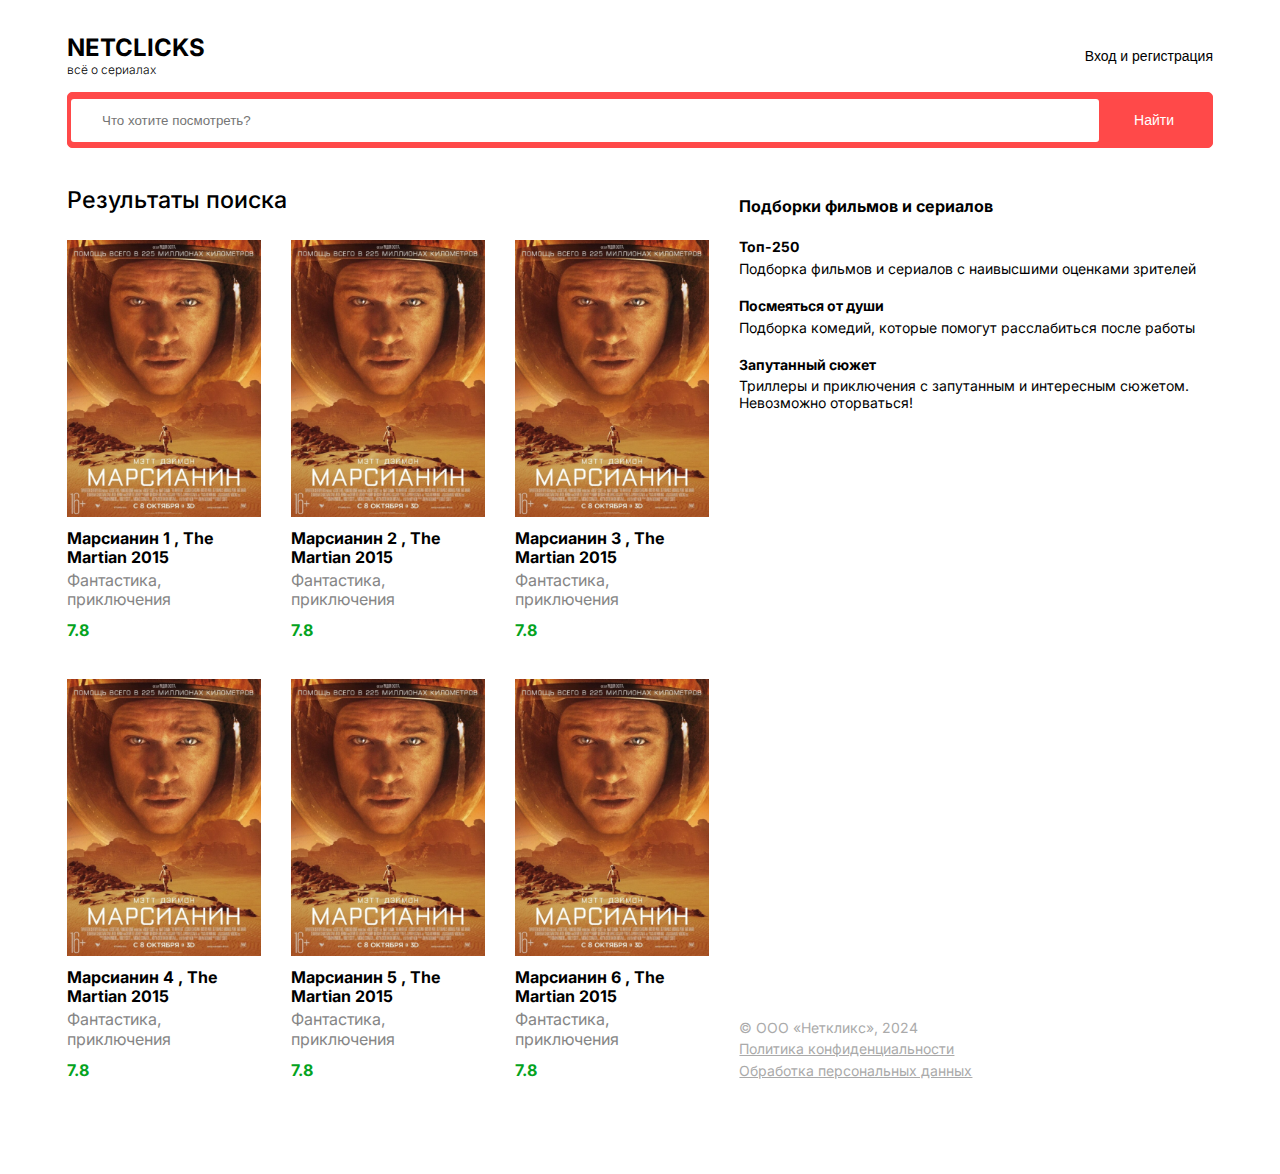
<file: index.html>
<!DOCTYPE html>
<html lang="ru">
  <head>
    <meta charset="UTF-8" />
    <meta name="viewport" content="width=device-width, initial-scale=1.0" />
    <title>Netclicks</title>
    
    <link rel="apple-touch-icon" sizes="180x180" href="./images/favicon/apple-touch-icon.png" />
    <link rel="icon" type="image/png" sizes="32x32" href="./images/favicon/favicon-32x32.png" />
    <link rel="icon" type="image/png" sizes="16x16" href="./images/favicon/favicon-16x16.png" />
    <link rel="manifest" href="./images/favicon/site.webmanifest" />

    <link href="./css/style.css" rel="stylesheet" />
    <script src="./js/index.js" defer></script>
  </head>
  <body>
    <header class="header">
      <div class="container header__container">
        <a class="header__logo" href="/index.html">
          NETCLICKS
          <span class="header__logo-text">всё о сериалах</span>
        </a>
        <button class="header__btn">
          <span class="header__btn-text">Вход и регистрация</span>
          <img
            class="header__btn_mobile"
            src="./images/burger.svg"
            alt="кнопка меню"
            aria-label="кнопка мобильного меню"
          />
        </button>
      </div>
    </header>

    <main>
      <h1 class="hidden">Тренировочный сайт</h1>
      <section class="search">
        <div class="container">
          <div class="search__content">
            <h2 class="hidden">Поиск по сайту</h2>
            <input
              class="search__input"
              id="search-input"
              type="text"
              placeholder="Что хотите посмотреть?"
            />
            <button class="search__btn" id="search-btn">
              <span class="search__btn-text">Найти</span>
              <img
                class="search__btn_mobile"
                src="./images/search.svg"
                alt="кнопка поиска"
                aria-label="кнопка поиска"
              />
            </button>
          </div>
        </div>
      </section>

      <section class="content">
        <div class="container">
          <div class="content-wrap">
            <div class="content__itog-search">
              <h2 class="content__title">Результаты поиска</h2>

              <div class="content__selection-list">
                <!-- card -->
                <article class="content__selection card">
                  <a class="card__link" href="./pages/film.html">
                    <div class="card__img">
                      <img
                        class="card-img"
                        src="./images/img-film.png"
                        srcset="./images/img-film@2x.png 2x"
                        alt="баннер фильма"
                        aria-label="баннер фильма"
                      />
                    </div>

                    <div class="card__desc">
                      <h3 class="card__title">
                        <span class="card__title_bold">Марсианин</span>
                        <span>, The Martian 2015</span>
                      </h3>
                      <p class="card__category">Фантастика, приключения</p>
                      <p class="card__rating">7.8</p>
                    </div>
                  </a>
                </article>
                <!-- duble -->
                <article class="content__selection card">
                  <a class="card__link" href="./pages/film.html">
                    <div class="card__img">
                      <img
                        class="card-img"
                        src="./images/img-film.png"
                        srcset="./images/img-film@2x.png 2x"
                        alt="баннер фильма"
                        aria-label="баннер фильма"
                      />
                    </div>

                    <div class="card__desc">
                      <h3 class="card__title">
                        <span class="card__title_bold">Марсианин</span>, The
                        Martian 2015
                      </h3>
                      <p class="card__category">Фантастика, приключения</p>
                      <p class="card__top">7.8</p>
                    </div>
                  </a>
                </article>

                <article class="content__selection card">
                  <a class="card__link" href="./pages/film.html">
                    <div class="card__img">
                      <img
                        class="card-img"
                        src="./images/img-film.png"
                        srcset="./images/img-film@2x.png 2x"
                        alt="баннер фильма"
                        aria-label="баннер фильма"
                      />
                    </div>

                    <div class="card__desc">
                      <h3 class="card__title">
                        <span class="card__title_bold">Марсианин</span>, The
                        Martian 2015
                      </h3>
                      <p class="card__category">Фантастика, приключения</p>
                      <p class="card__top">7.8</p>
                    </div>
                  </a>
                </article>

                <article class="content__selection card">
                  <a class="card__link" href="./pages/film.html">
                    <div class="card__img">
                      <img
                        class="card-img"
                        src="./images/img-film.png"
                        srcset="./images/img-film@2x.png 2x"
                        alt="баннер фильма"
                        aria-label="баннер фильма"
                      />
                    </div>

                    <div class="card__desc">
                      <h3 class="card__title">
                        <span class="card__title_bold">Марсианин</span>, The
                        Martian 2015
                      </h3>
                      <p class="card__category">Фантастика, приключения</p>
                      <p class="card__top">7.8</p>
                    </div>
                  </a>
                </article>

                <article class="content__selection card">
                  <a class="card__link" href="./pages/film.html">
                    <div class="card__img">
                      <img
                        class="card-img"
                        src="./images/img-film.png"
                        srcset="./images/img-film@2x.png 2x"
                        alt="баннер фильма"
                        aria-label="баннер фильма"
                      />
                    </div>

                    <div class="card__desc">
                      <h3 class="card__title">
                        <span class="card__title_bold">Марсианин</span>, The
                        Martian 2015
                      </h3>
                      <p class="card__category">Фантастика, приключения</p>
                      <p class="card__top">7.8</p>
                    </div>
                  </a>
                </article>

                <article class="content__selection card">
                  <a class="card__link" href="./pages/film.html">
                    <div class="card__img">
                      <img
                        class="card-img"
                        src="./images/img-film.png"
                        srcset="./images/img-film@2x.png 2x"
                        alt="баннер фильма"
                        aria-label="баннер фильма"
                      />
                    </div>

                    <div class="card__desc">
                      <h3 class="card__title">
                        <span class="card__title_bold">Марсианин</span>, The
                        Martian 2015
                      </h3>
                      <p class="card__category">Фантастика, приключения</p>
                      <p class="card__top">7.8</p>
                    </div>
                  </a>
                </article>

                <article class="content__selection card">
                  <a class="card__link" href="./pages/film.html">
                    <div class="card__img">
                      <img
                        class="card-img"
                        src="./images/img-film.png"
                        srcset="./images/img-film@2x.png 2x"
                        alt="баннер фильма"
                        aria-label="баннер фильма"
                      />
                    </div>

                    <div class="card__desc">
                      <h3 class="card__title">
                        <span class="card__title_bold">Марсианин</span>, The
                        Martian 2015
                      </h3>
                      <p class="card__category">Фантастика, приключения</p>
                      <p class="card__top">7.8</p>
                    </div>
                  </a>
                </article>
              </div>
            </div>

            <div class="content__side">
              <div class="content__set">
                <h2 class="content__set-title">Подборки фильмов и сериалов</h2>

                <div class="content__set-list">
                  <a class="content__set-item" href="#">
                    <h3 class="content__set-category">Топ-250</h3>
                    <p class="content__set-desc">
                      Подборка фильмов и&nbsp;сериалов с&nbsp;наивысшими
                      оценками зрителей
                    </p>
                  </a>

                  <a class="content__set-item" href="#">
                    <h3 class="content__set-category">
                      Посмеяться от&nbsp;души
                    </h3>
                    <p class="content__set-desc">
                      Подборка комедий, которые помогут расслабиться
                      после&nbsp;работы
                    </p>
                  </a>

                  <a class="content__set-item" href="#">
                    <h3 class="content__set-category">Запутанный сюжет</h3>
                    <p class="content__set-desc">
                      Триллеры и&nbsp;приключения с&nbsp;запутанным
                      и&nbsp;интересным сюжетом. Невозможно оторваться!
                    </p>
                  </a>
                </div>
              </div>

              <div class="content__footer">
                <p class="content__footer-copiright">© ООО «Неткликс», 2024</p>
                <a class="content__footer-privacy" href="#">
                  Политика конфиденциальности
                </a>
                <a class="content__footer-personal" href="#">
                  Обработка персональных данных
                </a>
              </div>
            </div>
          </div>
        </div>
      </section>
    </main>
  </body>
</html>
</file>
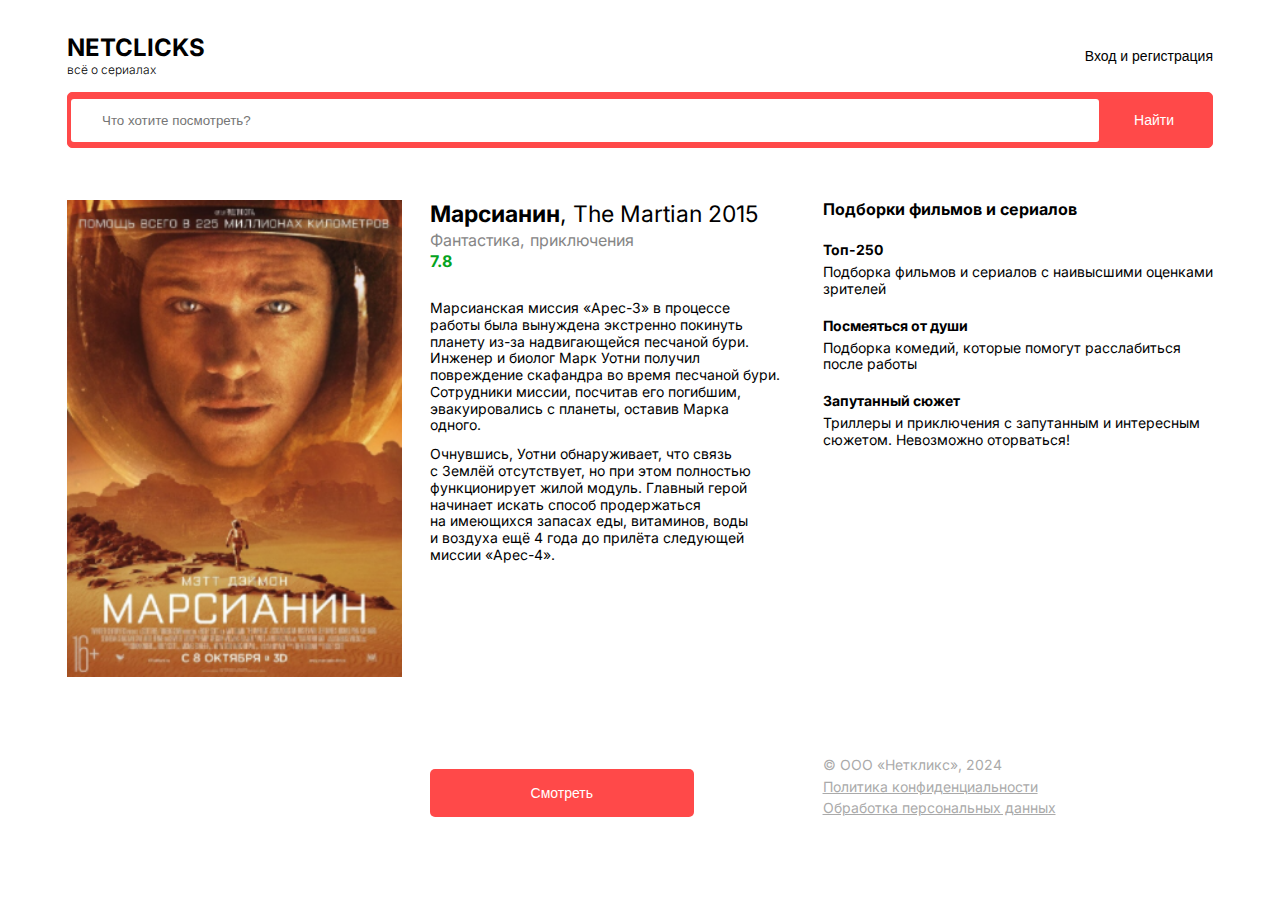
<file: pages/film.html>
<!DOCTYPE html>
<html lang="ru">
  <head>
    <meta charset="UTF-8" />
    <meta name="viewport" content="width=device-width, initial-scale=1.0" />
    <title>Netclicks</title>
    <link href="../css/style.css" rel="stylesheet" />
  </head>
  <body>
    <header class="header">
      <div class="container header__container">
        <a class="header__logo" href="/index.html">
          NETCLICKS
          <span class="header__logo-text">всё о сериалах</span>
        </a>
        <button class="header__btn">
          <span class="header__btn-text">Вход и регистрация</span>
          <img
            class="header__btn_mobile"
            src="../images/burger.svg"
            alt="кнопка меню"
            aria-label="кнопка мобильного меню"
          />
        </button>
      </div>
    </header>

    <main>
      <section class="search">
        <div class="container">
          <div class="search__content">
            <input
              class="search__input"
              type="text"
              placeholder="Что хотите посмотреть?"
            />
            <button class="search__btn">
              <span class="search__btn-text">Найти</span>
              <img
                class="search__btn_mobile"
                src="../images/search.svg"
                alt="кнопка поиска"
                aria-label="кнопка поиска"
              />
            </button>
          </div>
        </div>
      </section>

      <section class="content content_film">
        <div class="container">
          <div class="content-wrap content-wrap_film">
            <div class="content__film film">
              <h2 class="hidden">Описание фильма</h2>

              <div class="film__img">
                <img
                  class="film-img"
                  src="../images/img-film.png"
                  srcset="../images/img-film@2x.png 2x"
                  alt="баннер фильма"
                  aria-label="баннер фильма"
                />
              </div>

              <div class="film__desc">
                <div class="film__desc-top">
                  <h3 class="film__title">
                    <span class="film__title_bold">Марсианин</span
                    ><span>, The Martian 2015</span>
                  </h3>
                  <p class="film__category">Фантастика, приключения</p>
                  <p class="film__rating">7.8</p>
                  <div class="film__info">
                    <p class="film__info-p">
                      Марсианская миссия &laquo;Арес-3&raquo; в&nbsp;процессе
                      работы была вынуждена экстренно покинуть планету из-за
                      надвигающейся песчаной бури. Инженер и&nbsp;биолог Марк
                      Уотни получил повреждение скафандра во&nbsp;время песчаной
                      бури. Сотрудники миссии, посчитав его погибшим,
                      эвакуировались с&nbsp;планеты, оставив Марка одного.
                    </p>
                    <p class="film__info-p">
                      Очнувшись, Уотни обнаруживает, что связь с&nbsp;Землёй
                      отсутствует, но&nbsp;при этом полностью функционирует
                      жилой модуль. Главный герой начинает искать способ
                      продержаться на&nbsp;имеющихся запасах еды, витаминов,
                      воды и&nbsp;воздуха ещё 4&nbsp;года до&nbsp;прилёта
                      следующей миссии &laquo;Арес-4&raquo;.
                    </p>
                  </div>
                </div>

                <div class="film__desc-bottom">
                  <button class="film__btn-run">Смотреть</button>
                </div>
              </div>
            </div>

            <div class="content__side">
              <div class="content__set content__set_film">
                <h2 class="content__set-title">Подборки фильмов и сериалов</h2>

                <div class="content__set-list">
                  <a class="content__set-item" href="#">
                    <h3 class="content__set-category">Топ-250</h3>
                    <p class="content__set-desc">
                      Подборка фильмов и&nbsp;сериалов с&nbsp;наивысшими
                      оценками зрителей
                    </p>
                  </a>

                  <a class="content__set-item" href="#">
                    <h3 class="content__set-category">
                      Посмеяться от&nbsp;души
                    </h3>
                    <p class="content__set-desc">
                      Подборка комедий, которые помогут расслабиться
                      после&nbsp;работы
                    </p>
                  </a>

                  <a class="content__set-item" href="#">
                    <h3 class="content__set-category">Запутанный сюжет</h3>
                    <p class="content__set-desc">
                      Триллеры и&nbsp;приключения с&nbsp;запутанным
                      и&nbsp;интересным сюжетом. Невозможно оторваться!
                    </p>
                  </a>
                </div>
              </div>

              <div class="content__footer">
                <p class="content__footer-copiright">© ООО «Неткликс», 2024</p>
                <a class="content__footer-privacy" href="#">
                  Политика конфиденциальности
                </a>
                <a class="content__footer-personal" href="#">
                  Обработка персональных данных
                </a>
              </div>
            </div>
          </div>
        </div>
      </section>
    </main>
  </body>
</html>
</file>
<file: css/style.css>
/* fonts */
/* inter-300 - cyrillic_latin */
@font-face {
  font-display: swap; /* Check https://developer.mozilla.org/en-US/docs/Web/CSS/@font-face/font-display for other options. */
  font-family: "Inter";
  font-style: normal;
  font-weight: 300;
  src: url("../fonts/inter-v18-cyrillic_latin-300.woff2") format("woff2"),
    /* Chrome 36+, Opera 23+, Firefox 39+, Safari 12+, iOS 10+ */
      url("../fonts/inter-v18-cyrillic_latin-300.ttf") format("truetype"); /* Chrome 4+, Firefox 3.5+, IE 9+, Safari 3.1+, iOS 4.2+, Android Browser 2.2+ */
}
/* inter-regular - cyrillic_latin */
@font-face {
  font-display: swap; /* Check https://developer.mozilla.org/en-US/docs/Web/CSS/@font-face/font-display for other options. */
  font-family: "Inter";
  font-style: normal;
  font-weight: 400;
  src: url("../fonts/inter-v18-cyrillic_latin-regular.woff2") format("woff2"),
    /* Chrome 36+, Opera 23+, Firefox 39+, Safari 12+, iOS 10+ */
      url("../fonts/inter-v18-cyrillic_latin-regular.ttf") format("truetype"); /* Chrome 4+, Firefox 3.5+, IE 9+, Safari 3.1+, iOS 4.2+, Android Browser 2.2+ */
}
/* inter-500 - cyrillic_latin */
@font-face {
  font-display: swap; /* Check https://developer.mozilla.org/en-US/docs/Web/CSS/@font-face/font-display for other options. */
  font-family: "Inter";
  font-style: normal;
  font-weight: 500;
  src: url("../fonts/inter-v18-cyrillic_latin-500.woff2") format("woff2"),
    /* Chrome 36+, Opera 23+, Firefox 39+, Safari 12+, iOS 10+ */
      url("../fonts/inter-v18-cyrillic_latin-500.ttf") format("truetype"); /* Chrome 4+, Firefox 3.5+, IE 9+, Safari 3.1+, iOS 4.2+, Android Browser 2.2+ */
}
/* inter-700 - cyrillic_latin */
@font-face {
  font-display: swap; /* Check https://developer.mozilla.org/en-US/docs/Web/CSS/@font-face/font-display for other options. */
  font-family: "Inter";
  font-style: normal;
  font-weight: 700;
  src: url("../fonts/inter-v18-cyrillic_latin-700.woff2") format("woff2"),
    /* Chrome 36+, Opera 23+, Firefox 39+, Safari 12+, iOS 10+ */
      url("../fonts/inter-v18-cyrillic_latin-700.ttf") format("truetype"); /* Chrome 4+, Firefox 3.5+, IE 9+, Safari 3.1+, iOS 4.2+, Android Browser 2.2+ */
}

* {
  box-sizing: border-box;
  margin: 0;
  padding: 0;
}
body {
  margin: 0;
  padding: 0;
  font-family: Inter, sans-serif;
  font-weight: normal;
  line-height: 1.2;
  color: rgb(0, 0, 0);
}
.hidden {
  display: none;
}
a {
  text-decoration: none;
  color: inherit;
}
.container {
  margin: 0 auto;
  max-width: 1194px;
  padding: 0 24px;
}

/* header */
.header {
  padding-top: 34px;
}
.header__container {
  display: flex;
  justify-content: space-between;
  align-items: center;
}
.header__logo {
  display: block;
  font-size: 24px;
  font-weight: 700;
  text-align: left;
}
.header__logo-text {
  display: block;
  margin: 0;
  font-size: 12px;
  font-weight: 300;
}
.header__btn {
  display: flex;
  font-size: 14px;
  cursor: pointer;
  transition: all 0.3s ease-in-out;
  appearance: none;
  border: none;
  background-color: transparent;
}
.header__btn:hover {
  color: rgb(255, 73, 73);
}
.header__btn_mobile {
  display: none;
}
/* search */
.search {
  padding-top: 15px;
}
.search__content {
  border: 1px solid rgb(255, 73, 73);
  border-radius: 5px;
  background: rgb(255, 73, 73);
  display: flex;
  justify-content: space-between;
  align-items: center;
  padding: 3px;
}
.search__input {
  padding: 14px 31px;
  border: none;
  outline: none;
  border-radius: 3px;
  background: rgb(255, 255, 255);
  flex-grow: 1;
  min-width: 0;
}
.search__input:placeholder {
  color: rgb(135, 135, 135);
  font-size: 14px;
}
.search__btn {
  color: rgb(255, 255, 255);
  font-size: 14px;
  padding: 14px 33px;
  background-color: inherit;
  border-color: transparent;
  flex-grow: 0;
  cursor: pointer;
}
.search__btn_mobile {
  display: none;
}

/* content */
.content {
  padding-top: 39px;
}
.content_film {
  padding-top: 52px;
}
.content-wrap {
  display: flex;
  gap: 39px 30px;
  margin-bottom: 94px;
}
.content-wrap_film {
  gap: 60px 43px;
}
.content__itog-search,
.content__film {
  flex-grow: 1;
}
.content__title {
  /* font-size: 24px; */
  font-size: clamp(1.125rem, 1.018rem + 0.54vw, 1.5rem);
  font-weight: 500;
  margin: 0 0 25px;
}
.content__selection-list {
  display: grid;
  grid-template-columns: repeat(3, 1fr);
  gap: 39px 30px;
}
.content__side {
  min-width: 262px;
  min-height: calc(100vh - 189px - 94px);
  display: flex;
  flex-direction: column;
  gap: 120px;
  justify-content: space-between;
  /* margin: 0 auto; */
  flex-grow: 0;
}
.content__set {
  align-items: flex-start;
  padding-top: 10px;
}
.content__set_film {
  padding-top: 0;
}
.content__set-title {
  font-size: 16px;
  font-weight: 700;
  margin: 0 0 23px;
}
.content__set-list {
  display: flex;
  flex-direction: column;
  gap: 20px;
}
.content__set-item {
  display: block;
}
.content__set-category {
  font-size: 14px;
  font-weight: 700;
  margin: 0 0 5px;
}
.content__set-desc {
  font-size: 14px;
}
.content__footer-copiright {
  color: rgb(170, 170, 170);
  font-family: Inter;
  font-size: 14px;
  margin: 0 0 5px;
}
.content__footer-privacy {
  display: block;
  color: rgb(170, 170, 170);
  font-family: Inter;
  font-size: 14px;
  text-decoration-line: underline;
  margin: 0 0 5px;
}
.content__footer-personal {
  display: block;
  color: rgb(170, 170, 170);
  font-family: Inter;
  font-size: 14px;
  text-decoration-line: underline;
  margin: 0;
}

/* card film */
.card {
  max-width: 264px;
  margin: 0 auto;
}
.card__img {
  width: 100%;
  font-size: 0;
}
.card-img {
  width: 100%;
  height: auto;
}
.card__desc {
  padding-top: 12px;
}
.card__title {
  font-size: 16px;
  margin: 0 0 4px;
}
.card__title_bold {
  font-weight: 700;
}
.card__category {
  color: rgb(134, 134, 134);
  font-size: 16px;
  margin: 0 0 12px;
}
.card__rating {
  color: rgb(4, 163, 30);
  font-size: 16px;
  font-weight: 700;
  margin: 0;
}

/* film page */
.film {
  width: 100%;
  max-width: 838px;
  display: flex;
  gap: 12px 28px;
}
.film__img {
  width: 100%;
  max-width: 460px;
  min-width: 264px;
  font-size: 0;
  border-radius: 10px;
}
.film-img {
  width: 100%;
  height: auto;
}
.film__desc {
  display: flex;
  flex-direction: column;
  justify-content: space-between;
  gap: 30px;
  max-width: 350px;
}
.film__title {
  /* font-size: 24px; */
  font-size: clamp(1rem, 0.857rem + 0.71vw, 1.5rem);
  font-weight: 400;
  margin: 0 0 3px;
}
.film__title_bold {
  font-weight: 700;
}
.film__category {
  color: rgb(134, 134, 134);
  font-size: 16px;
  margin: 0 0 2px;
}
.film__rating {
  color: rgb(4, 163, 30);
  font-size: 16px;
  font-weight: 700;
  margin: 0 0 29px;
}
.film__info {
  font-size: 14px;
}
.film__info-p:not(:last-child) {
  margin: 0 0 12px;
}
.film__btn-run {
  padding: 16px 101px;
  border: none;
  border-radius: 5px;
  color: rgb(255, 255, 255);
  font-size: 14px;
  background-color: rgb(255, 73, 73);
}

@media (max-width: 991px) {
  .content-wrap_film {
    gap: 60px 20px;
  }
  .content__selection-list {
    grid-template-columns: repeat(2, 1fr);
  }
  .film {
    flex-direction: column;
    align-items: center;
  }
  .film__desc {
    max-width: 460px;
  }
}
@media (max-width: 768px) {
  .header__btn {
    align-self: flex-start;
  }
  .header__btn-text {
    display: none;
  }
  .header__btn_mobile {
    display: block;
  }
  .search__btn-text {
    display: none;
  }
  .search__btn_mobile {
    display: block;
  }
  .search__input {
    padding: 14px;
  }
  .content-wrap {
    flex-direction: column;
    margin-bottom: 25px;
  }
  .content__selection-list {
    grid-template-columns: repeat(1, 1fr);
    gap: 39px 30px;
  }
  .content__side {
    min-height: 120px;
  }
  .content_film {
    padding-top: 30px;
  }
}
</file>
